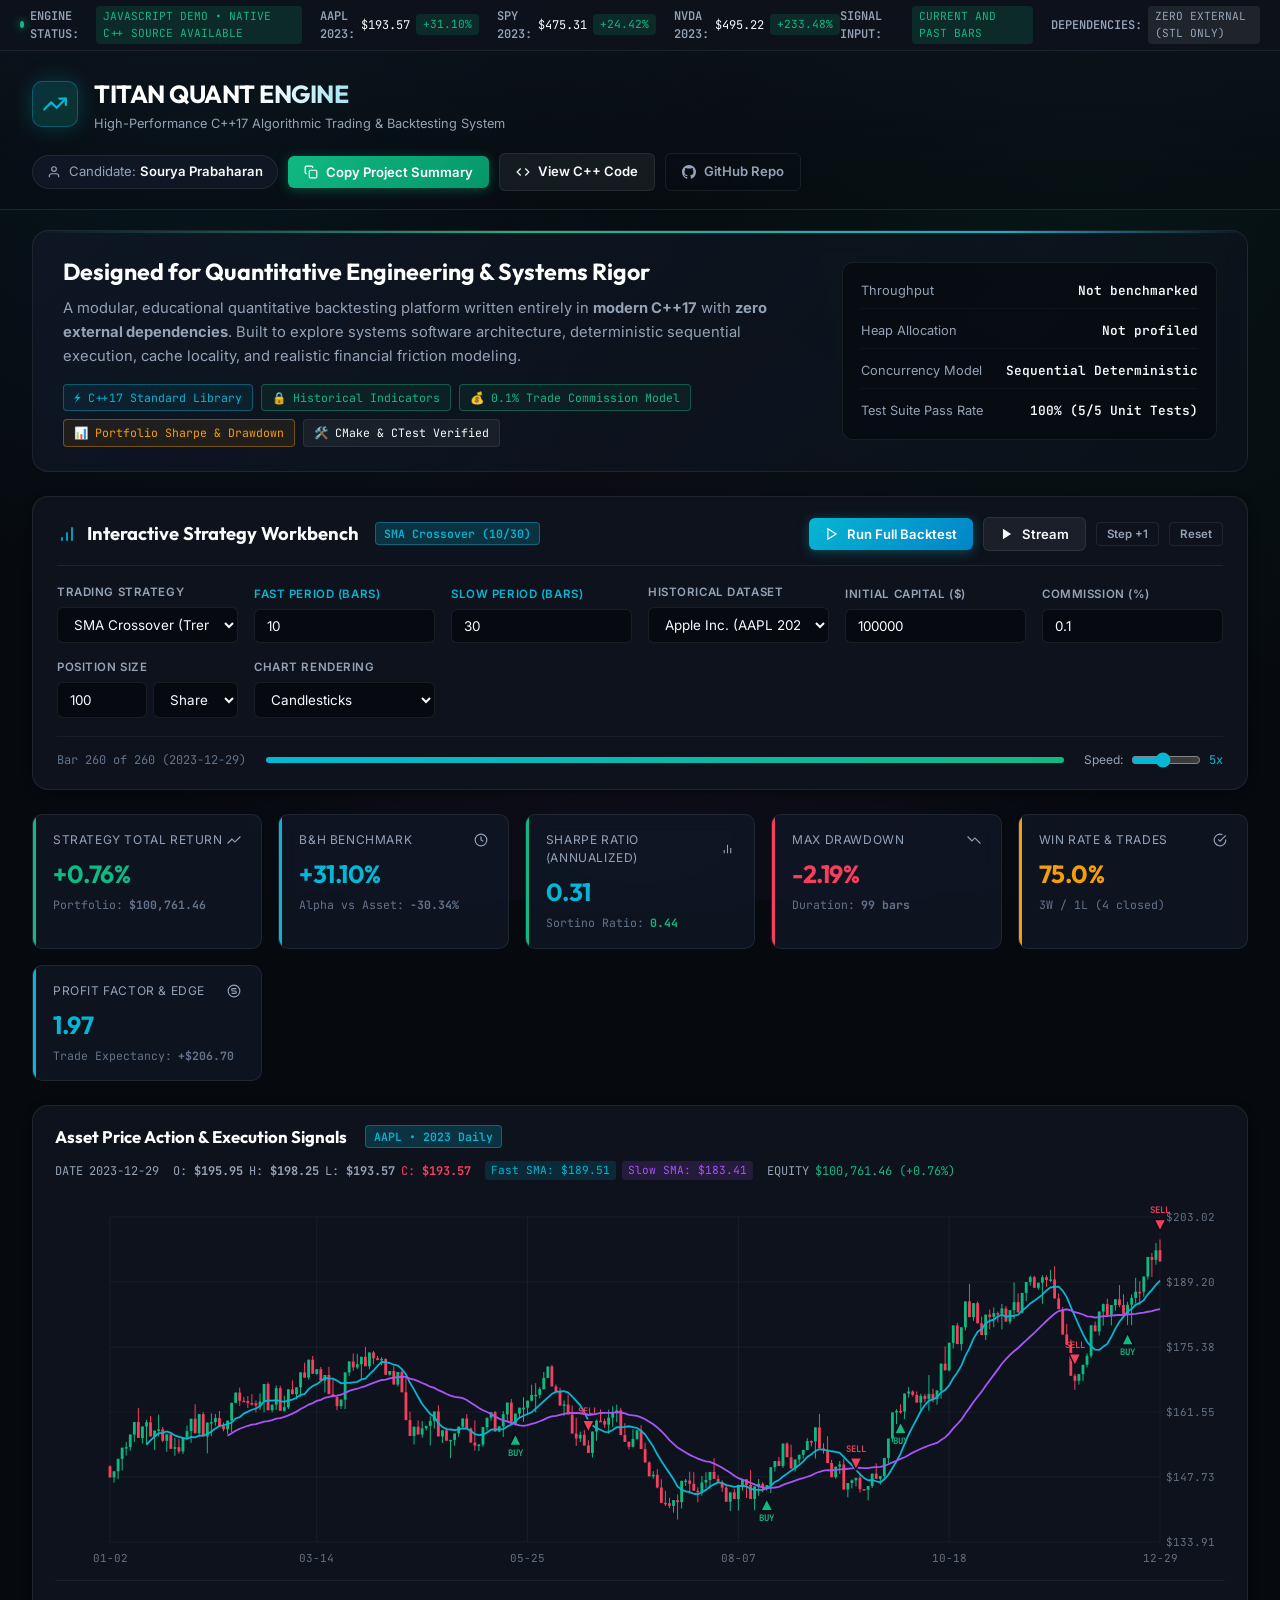
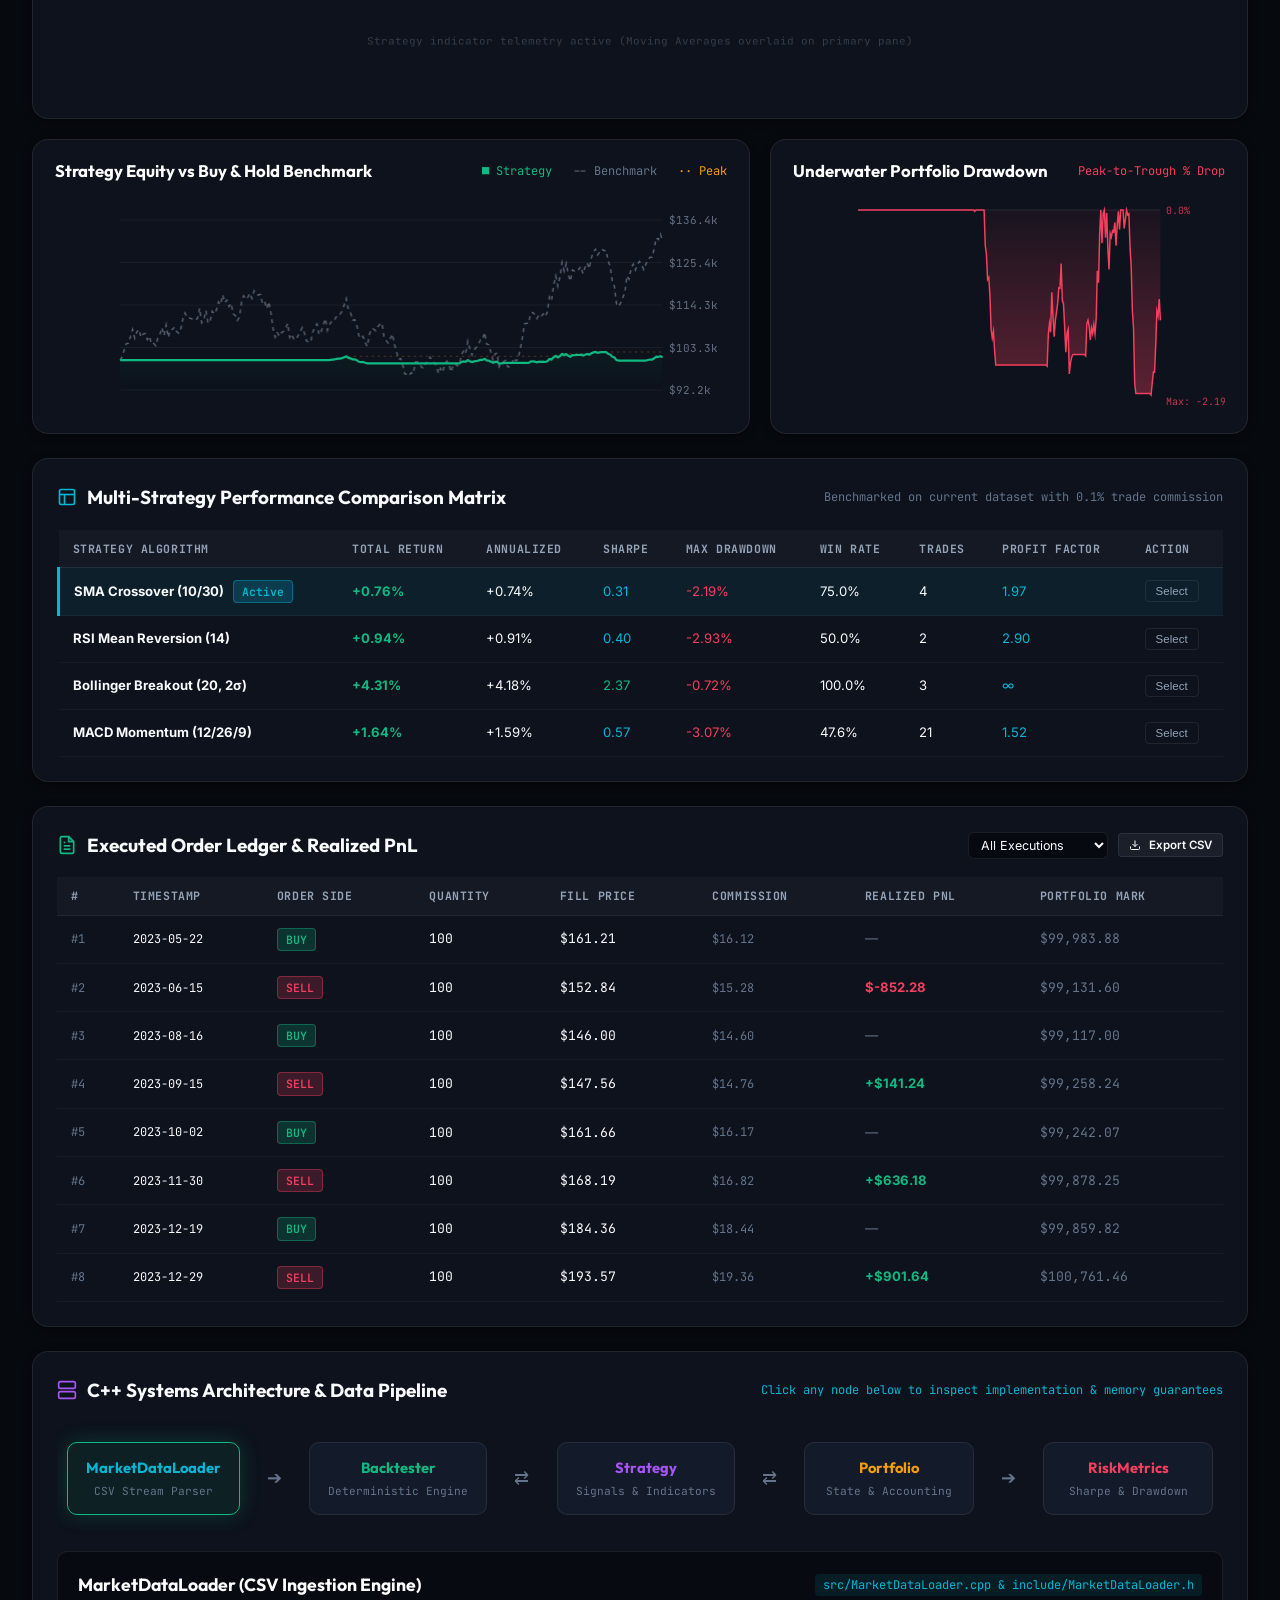
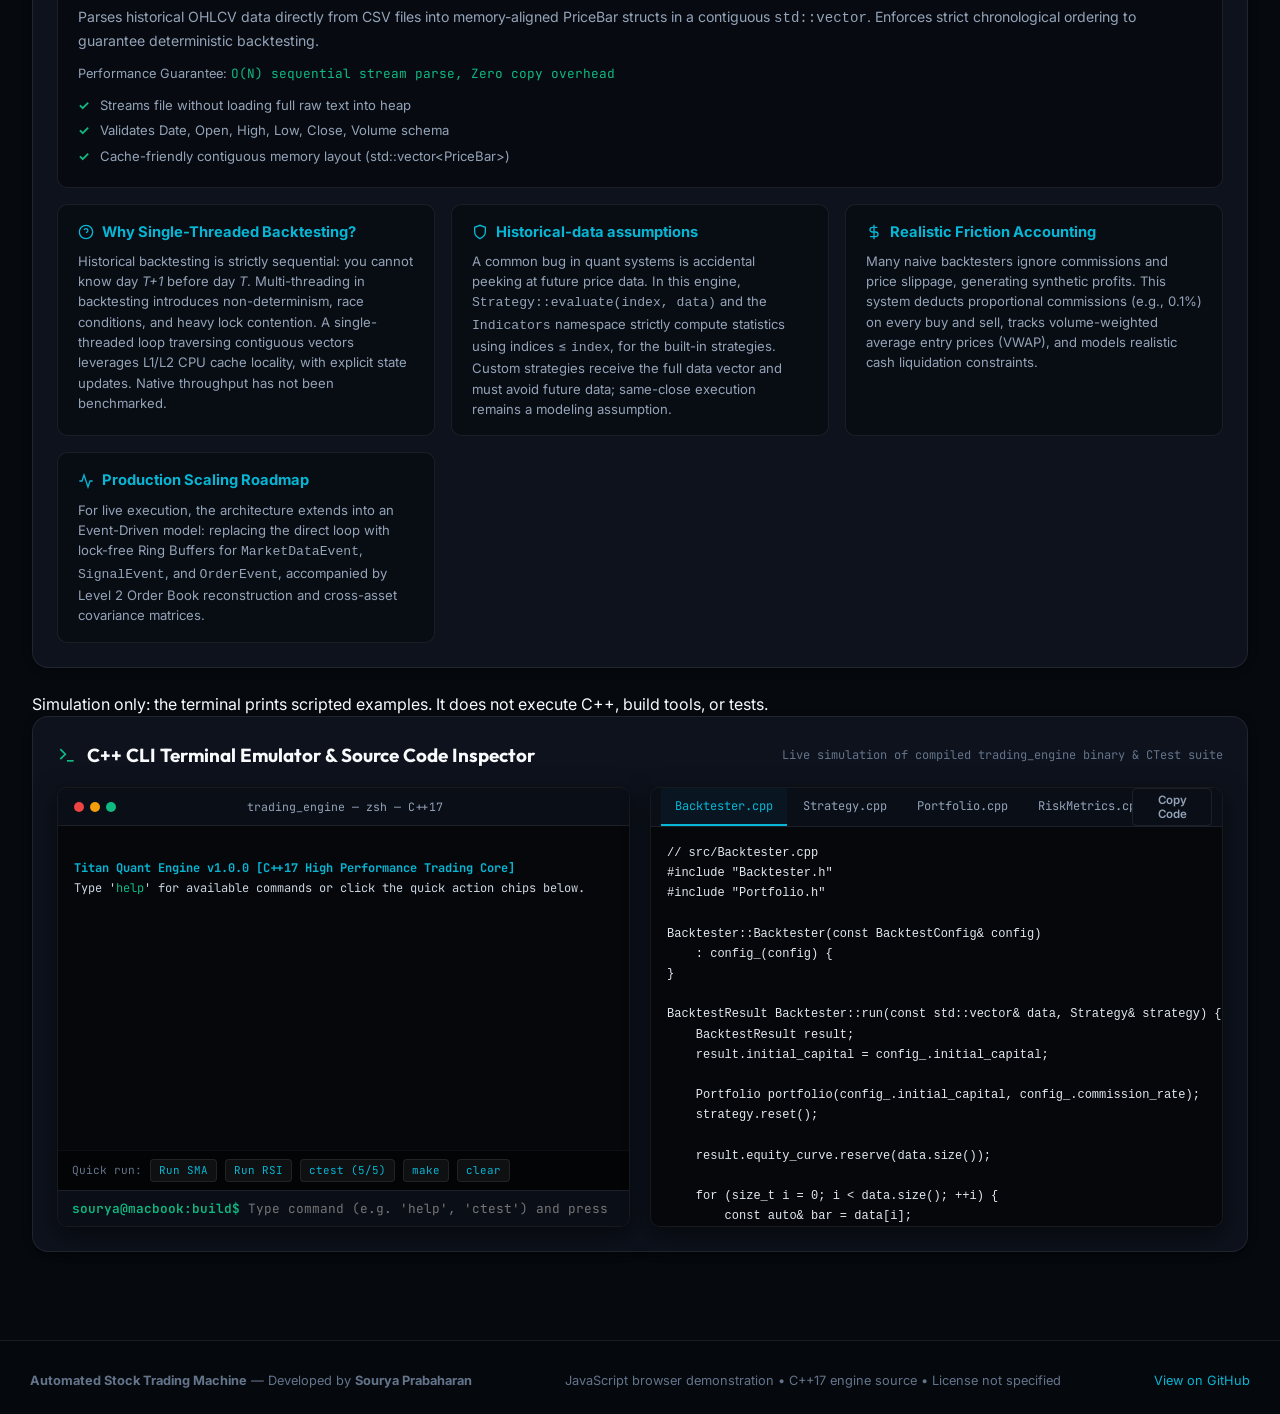
<file: index.html>
<!DOCTYPE html>
<html lang="en">
<head>
  <meta charset="UTF-8">
  <meta http-equiv="refresh" content="0; url=demo/index.html">
  <title>Redirecting to Titan Quant Demo...</title>
  <script>window.location.href = "demo/index.html";</script>
</head>
<body style="background: #06090e; color: #94a3b8; font-family: sans-serif; display: flex; align-items: center; justify-content: center; height: 100vh;">
  <p>Redirecting to <a href="demo/index.html" style="color: #06b6d4;">Titan Quant Engine Demo</a>...</p>
</body>
</html>
</file>
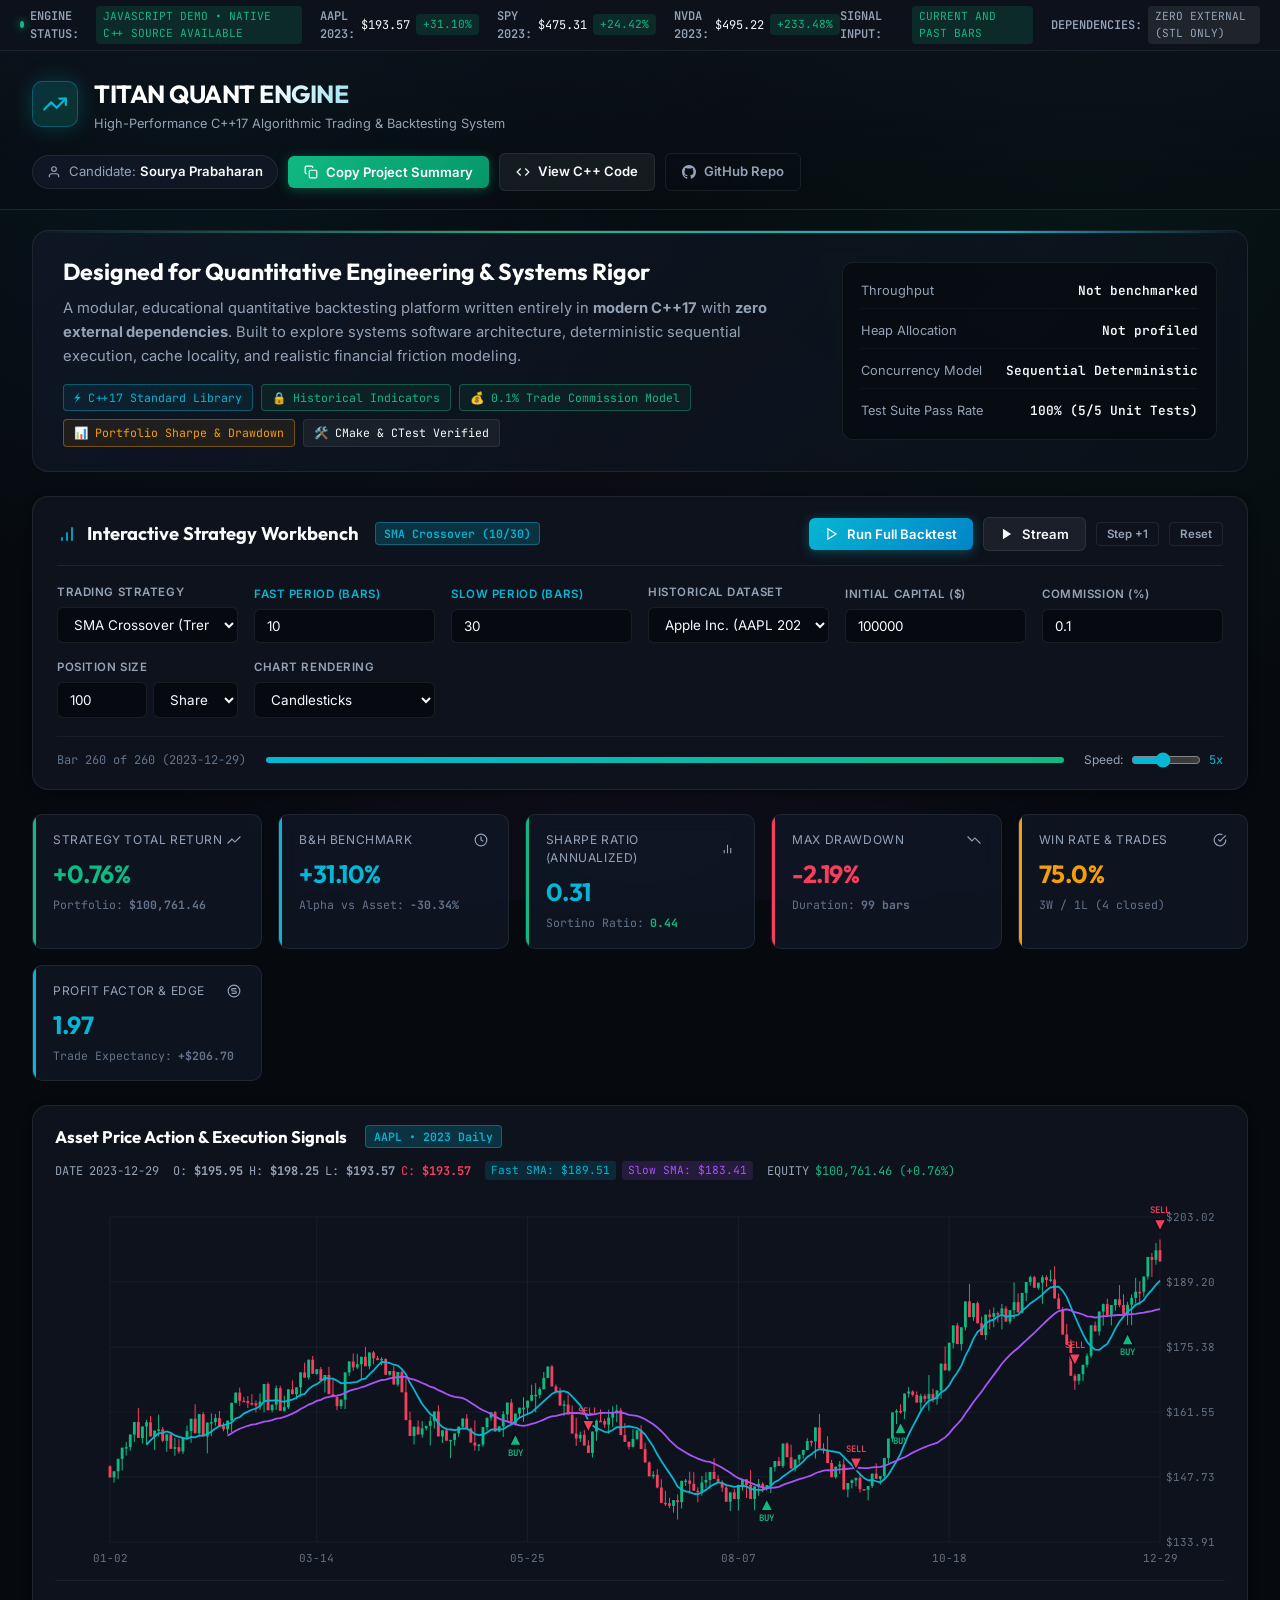
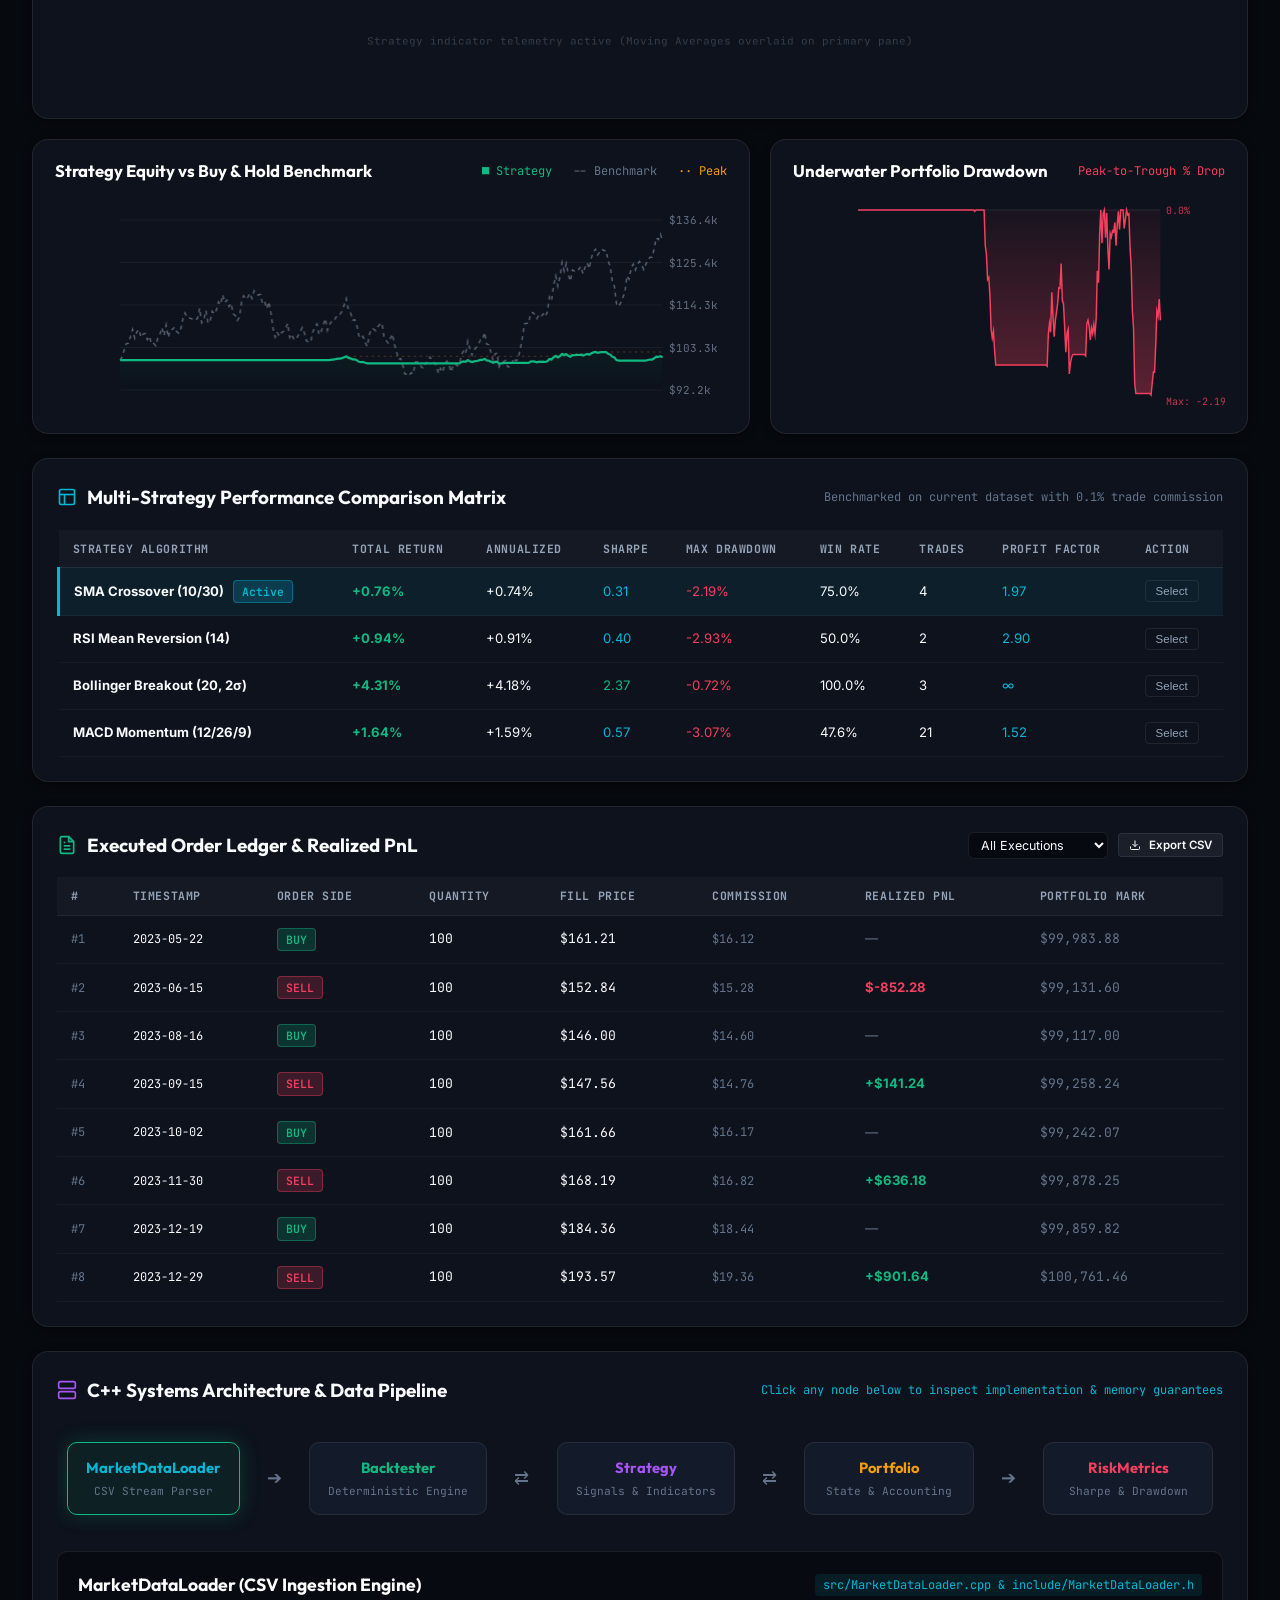
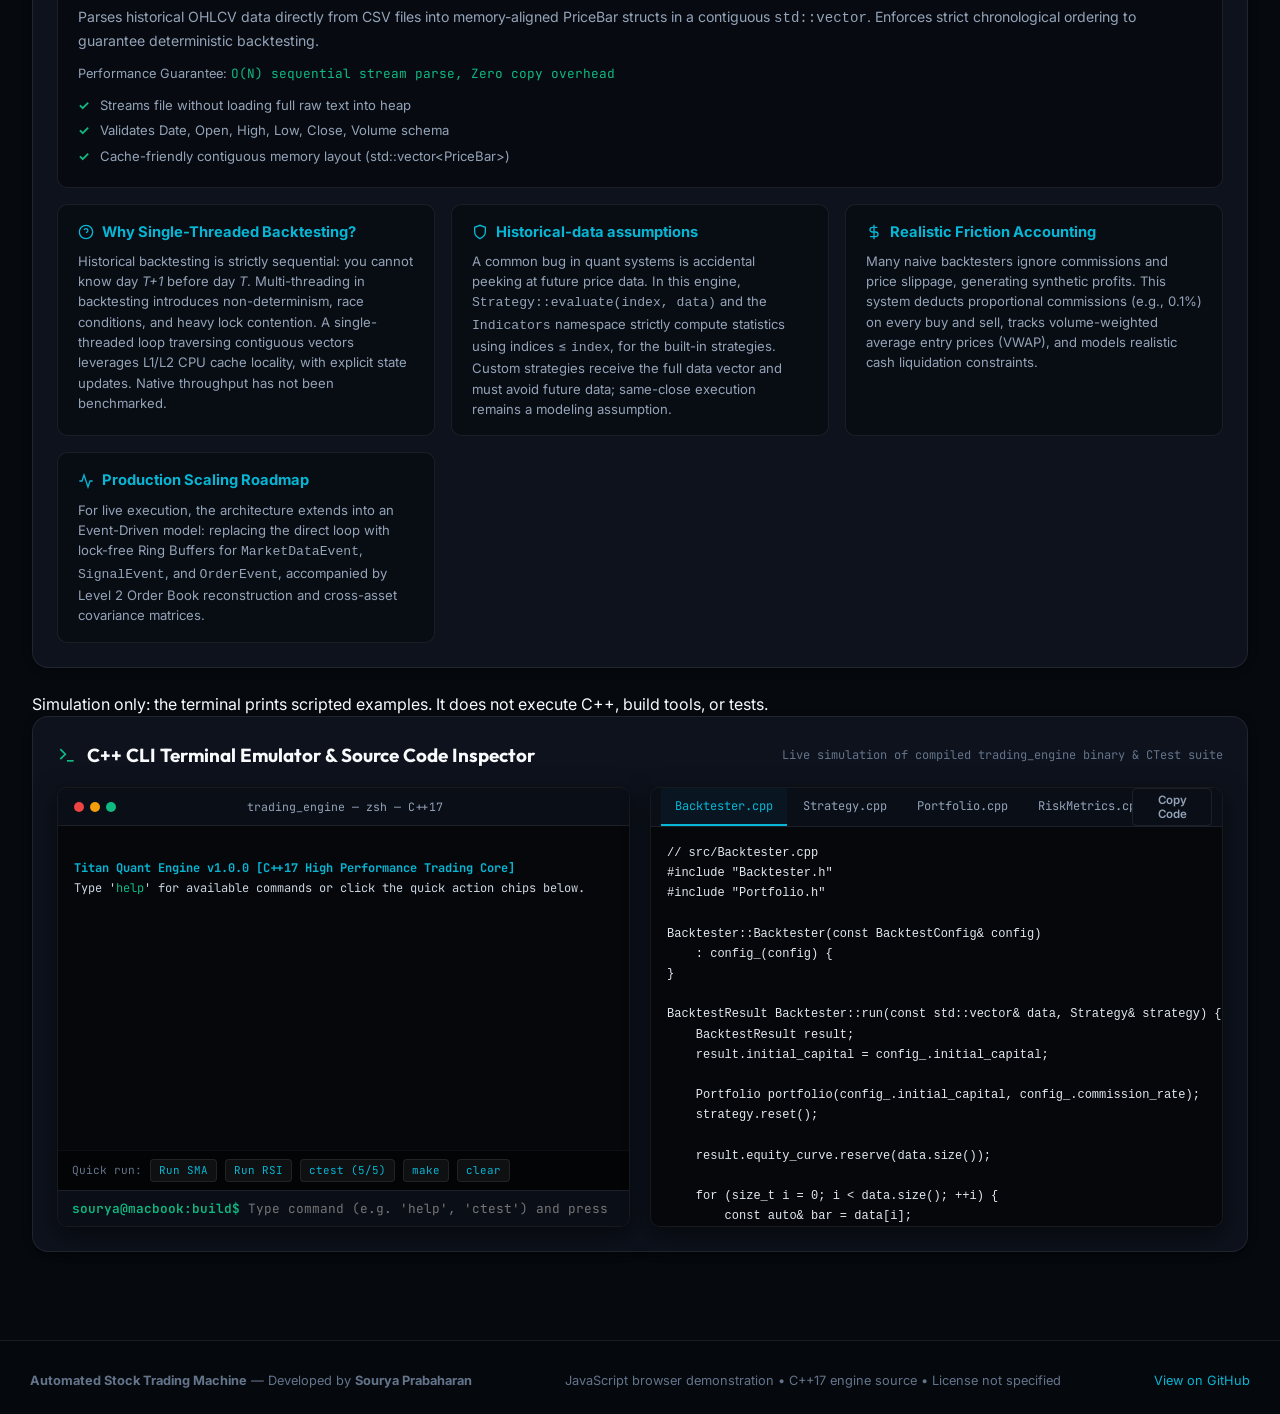
<file: demo/index.html>
<!DOCTYPE html>
<html lang="en">
<head>
  <meta charset="UTF-8">
  <meta name="viewport" content="width=device-width, initial-scale=1.0">
  <title>C++ Algorithmic Trading Engine | Quantitative Backtester & Architecture Demo</title>
  <meta name="description" content="High-performance, deterministic backtesting engine for quantitative trading strategies, written from scratch in modern C++17 with zero external dependencies.">
  <link rel="stylesheet" href="css/styles.css">
  <link rel="icon" href="data:image/svg+xml,<svg xmlns='http://www.w3.org/2000/svg' viewBox='0 0 100 100'><rect width='100' height='100' rx='20' fill='%2306090e'/><path d='M25 75 L45 35 L60 55 L80 20' fill='none' stroke='%2310b981' stroke-width='8' stroke-linecap='round'/></svg>">
</head>
<body>

  <!-- Live Market Ticker Tape -->
  <div class="ticker-tape" id="ticker-tape">
    <div class="ticker-left">
      <div class="ticker-item">
        <span class="pulse-dot"></span>
        <span class="ticker-symbol">ENGINE STATUS:</span>
        <span class="ticker-tag tag-success">JAVASCRIPT DEMO • NATIVE C++ SOURCE AVAILABLE</span>
      </div>
      <div class="ticker-item">
        <span class="ticker-symbol">AAPL 2023:</span>
        <span>$193.57</span>
        <span class="ticker-tag tag-success">+31.10%</span>
      </div>
      <div class="ticker-item">
        <span class="ticker-symbol">SPY 2023:</span>
        <span>$475.31</span>
        <span class="ticker-tag tag-success">+24.42%</span>
      </div>
      <div class="ticker-item">
        <span class="ticker-symbol">NVDA 2023:</span>
        <span>$495.22</span>
        <span class="ticker-tag tag-success">+233.48%</span>
      </div>
    </div>
    <div class="ticker-right">
      <div class="ticker-item">
        <span class="ticker-symbol">SIGNAL INPUT:</span>
        <span class="ticker-tag tag-success">CURRENT AND PAST BARS</span>
      </div>
      <div class="ticker-item">
        <span class="ticker-symbol">DEPENDENCIES:</span>
        <span class="ticker-tag tag-neutral">ZERO EXTERNAL (STL ONLY)</span>
      </div>
    </div>
  </div>

  <!-- Site Header -->
  <header class="site-header">
    <div class="header-inner">
      <div class="brand-section">
        <div class="brand-logo-glow">
          <svg width="26" height="26" viewBox="0 0 24 24" fill="none" stroke="currentColor" stroke-width="2" stroke-linecap="round" stroke-linejoin="round" class="text-cyan">
            <polyline points="22 7 13.5 15.5 8.5 10.5 2 17"></polyline>
            <polyline points="16 7 22 7 22 13"></polyline>
          </svg>
        </div>
        <div class="brand-text">
          <h1>TITAN QUANT ENGINE</h1>
          <div class="brand-subtitle">
            <span>High-Performance C++17 Algorithmic Trading &amp; Backtesting System</span>
          </div>
        </div>
      </div>

      <div class="recruiter-action-bar">
        <div class="candidate-pill">
          <svg width="14" height="14" viewBox="0 0 24 24" fill="none" stroke="currentColor" stroke-width="2"><path d="M20 21v-2a4 4 0 0 0-4-4H8a4 4 0 0 0-4 4v2"></path><circle cx="12" cy="7" r="4"></circle></svg>
          <span>Candidate: <strong>Sourya Prabaharan</strong></span>
        </div>

        <button class="btn btn-primary" id="btn-copy-recruiter" title="Copy project scope and source link">
          <svg width="14" height="14" viewBox="0 0 24 24" fill="none" stroke="currentColor" stroke-width="2"><rect x="9" y="9" width="13" height="13" rx="2" ry="2"></rect><path d="M5 15H4a2 2 0 0 1-2-2V4a2 2 0 0 1 2-2h9a2 2 0 0 1 2 2v1"></path></svg>
          Copy Project Summary
        </button>

        <a href="#section-code" class="btn btn-secondary">
          <svg width="14" height="14" viewBox="0 0 24 24" fill="none" stroke="currentColor" stroke-width="2"><polyline points="16 18 22 12 16 6"></polyline><polyline points="8 6 2 12 8 18"></polyline></svg>
          View C++ Code
        </a>

        <a href="https://github.com/Sourya-Prabaharan/Automated-Stock-Trading-Machine" target="_blank" rel="noopener noreferrer" class="btn btn-outline">
          <svg width="14" height="14" viewBox="0 0 24 24" fill="currentColor"><path d="M12 0c-6.626 0-12 5.373-12 12 0 5.302 3.438 9.8 8.207 11.387.599.111.793-.261.793-.577v-2.234c-3.338.726-4.033-1.416-4.033-1.416-.546-1.387-1.333-1.756-1.333-1.756-1.089-.745.083-.729.083-.729 1.205.084 1.839 1.237 1.839 1.237 1.07 1.834 2.807 1.304 3.492.997.107-.775.418-1.305.762-1.604-2.665-.305-5.467-1.334-5.467-5.931 0-1.311.469-2.381 1.236-3.221-.124-.303-.535-1.524.117-3.176 0 0 1.008-.322 3.301 1.23.957-.266 1.983-.399 3.003-.404 1.02.005 2.047.138 3.006.404 2.291-1.552 3.297-1.23 3.297-1.23.653 1.653.242 2.874.118 3.176.77.84 1.235 1.911 1.235 3.221 0 4.609-2.807 5.624-5.479 5.921.43.372.823 1.102.823 2.222v3.293c0 .319.192.694.801.576 4.765-1.589 8.199-6.086 8.199-11.386 0-6.627-5.373-12-12-12z"/></svg>
          GitHub Repo
        </a>
      </div>
    </div>
  </header>

  <!-- Executive Pitch / Recruiter Spotlight -->
  <section class="hero-executive">
    <div class="hero-glass-card">
      <div class="hero-left">
        <h2>Designed for Quantitative Engineering &amp; Systems Rigor</h2>
        <p>
          A modular, educational quantitative backtesting platform written entirely in <strong>modern C++17</strong> with <strong>zero external dependencies</strong>. Built to explore systems software architecture, deterministic sequential execution, cache locality, and realistic financial friction modeling.
        </p>
        <div class="hero-tech-badges">
          <span class="tech-badge cyan">⚡ C++17 Standard Library</span>
          <span class="tech-badge emerald">🔒 Historical Indicators</span>
          <span class="tech-badge emerald">💰 0.1% Trade Commission Model</span>
          <span class="tech-badge amber">📊 Portfolio Sharpe &amp; Drawdown</span>
          <span class="tech-badge">🛠️ CMake &amp; CTest Verified</span>
        </div>
      </div>

      <div class="hero-right">
        <div class="hero-stat-row">
          <span class="stat-label">Throughput</span>
          <span class="stat-val text-emerald">Not benchmarked</span>
        </div>
        <div class="hero-stat-row">
          <span class="stat-label">Heap Allocation</span>
          <span class="stat-val text-cyan">Not profiled</span>
        </div>
        <div class="hero-stat-row">
          <span class="stat-label">Concurrency Model</span>
          <span class="stat-val">Sequential Deterministic</span>
        </div>
        <div class="hero-stat-row">
          <span class="stat-label">Test Suite Pass Rate</span>
          <span class="stat-val text-emerald">100% (5/5 Unit Tests)</span>
        </div>
      </div>
    </div>
  </section>

  <!-- Main Container -->
  <main class="main-container">

    <!-- Interactive Control Workbench -->
    <section class="workbench-panel" id="workbench">
      <div class="workbench-header">
        <div class="workbench-title">
          <svg width="20" height="20" viewBox="0 0 24 24" fill="none" stroke="currentColor" stroke-width="2" class="text-cyan"><path d="M12 20V10"></path><path d="M18 20V4"></path><path d="M6 20v-4"></path></svg>
          <span>Interactive Strategy Workbench</span>
          <span class="badge badge-active" id="active-strategy-name">SMA Crossover (10/30)</span>
        </div>
        <div class="action-buttons-group">
          <button class="btn btn-cyan" id="btn-run-backtest">
            <svg width="14" height="14" viewBox="0 0 24 24" fill="none" stroke="currentColor" stroke-width="2"><polygon points="5 3 19 12 5 21 5 3"></polygon></svg>
            Run Full Backtest
          </button>
          <button class="btn btn-secondary" id="btn-play-stream" title="Watch price bars and trade signals stream in bar-by-bar">
            <svg width="14" height="14" viewBox="0 0 24 24" fill="currentColor"><polygon points="5 3 19 12 5 21 5 3"></polygon></svg>
            Stream Live Simulation
          </button>
          <button class="btn btn-outline btn-xs" id="btn-step-bar" title="Advance by 1 bar">Step +1</button>
          <button class="btn btn-outline btn-xs" id="btn-reset" title="Reset playback to beginning">Reset</button>
        </div>
      </div>

      <!-- Controls Form Grid -->
      <div class="workbench-form-grid">
        <div class="form-group">
          <label for="strategy-select">Trading Strategy</label>
          <select id="strategy-select" class="select-field">
            <option value="sma" selected>SMA Crossover (Trend Following)</option>
            <option value="rsi">RSI Mean Reversion (Oscillator)</option>
            <option value="bollinger">Bollinger Bands (Mean Reversion)</option>
            <option value="macd">MACD Momentum (Trend Filter)</option>
          </select>
        </div>

        <!-- Strategy Dynamic Parameters -->
        <div id="strategy-params-container" class="strategy-params-grid">
          <!-- Injected via JavaScript -->
        </div>

        <div class="form-group">
          <label for="dataset-select">Historical Dataset</label>
          <select id="dataset-select" class="select-field">
            <option value="AAPL" selected>Apple Inc. (AAPL 2023 - 260 Bars)</option>
            <option value="SPY">S&amp;P 500 ETF (SPY 2023 - Benchmark)</option>
            <option value="NVDA">NVIDIA Corp. (NVDA 2023 - Momentum)</option>
            <option value="custom">+ Upload Custom CSV...</option>
          </select>
          <input type="file" id="custom-file-input" accept=".csv" style="display: none;">
        </div>

        <div class="form-group">
          <label for="initial-capital">Initial Capital ($)</label>
          <input type="number" id="initial-capital" value="100000" step="5000" min="1000" class="input-field">
        </div>

        <div class="form-group">
          <label for="commission-rate">Commission (%)</label>
          <input type="number" id="commission-rate" value="0.1" step="0.05" min="0" max="2" class="input-field">
        </div>

        <div class="form-group">
          <label for="position-size">Position Size</label>
          <div style="display: flex; gap: 6px;">
            <input type="number" id="position-size" value="100" min="1" class="input-field" style="flex: 1;">
            <select id="position-type" class="select-field" style="width: 85px;">
              <option value="fixed">Shares</option>
              <option value="percent">% Cap</option>
            </select>
          </div>
        </div>

        <div class="form-group">
          <label for="chart-mode-select">Chart Rendering</label>
          <select id="chart-mode-select" class="select-field">
            <option value="candlestick" selected>Candlesticks</option>
            <option value="line">Gradient Line</option>
          </select>
        </div>
      </div>

      <!-- Playback Bar -->
      <div class="playback-bar-container">
        <div class="playback-controls-left">
          <span class="font-mono text-xs text-slate" id="playback-count">Bar 260 of 260 (2023-12-29)</span>
        </div>
        <div class="playback-progress-wrap">
          <div class="playback-progress-bar" id="playback-progress"></div>
        </div>
        <div class="playback-speed-wrap">
          <span>Speed:</span>
          <input type="range" id="playback-speed" min="1" max="10" value="5">
          <span id="speed-display" class="font-mono text-cyan">5x</span>
        </div>
      </div>
    </section>

    <!-- Institutional Metrics Dashboard Cards -->
    <section class="metrics-grid">
      <div class="metric-card card-emerald">
        <div class="metric-title">
          <span>Strategy Total Return</span>
          <svg width="14" height="14" viewBox="0 0 24 24" fill="none" stroke="currentColor" stroke-width="2"><polyline points="23 6 13.5 15.5 8.5 10.5 1 18"></polyline></svg>
        </div>
        <div class="metric-value text-emerald" id="metric-total-return">+0.76%</div>
        <div class="metric-sub">
          <span>Portfolio:</span>
          <strong id="metric-total-return-val">$100,761.46</strong>
        </div>
      </div>

      <div class="metric-card card-cyan">
        <div class="metric-title">
          <span>B&amp;H Benchmark</span>
          <svg width="14" height="14" viewBox="0 0 24 24" fill="none" stroke="currentColor" stroke-width="2"><circle cx="12" cy="12" r="10"></circle><polyline points="12 6 12 12 16 14"></polyline></svg>
        </div>
        <div class="metric-value text-cyan" id="metric-benchmark">+31.10%</div>
        <div class="metric-sub">
          <span>Alpha vs Asset:</span>
          <strong id="metric-alpha">-30.34%</strong>
        </div>
      </div>

      <div class="metric-card card-emerald">
        <div class="metric-title">
          <span>Sharpe Ratio (Annualized)</span>
          <svg width="14" height="14" viewBox="0 0 24 24" fill="none" stroke="currentColor" stroke-width="2"><line x1="18" y1="20" x2="18" y2="10"></line><line x1="12" y1="20" x2="12" y2="4"></line><line x1="6" y1="20" x2="6" y2="14"></line></svg>
        </div>
        <div class="metric-value text-emerald" id="metric-sharpe">0.31</div>
        <div class="metric-sub">
          <span>Sortino Ratio:</span>
          <strong id="metric-sortino" class="text-emerald">0.42</strong>
        </div>
      </div>

      <div class="metric-card card-rose">
        <div class="metric-title">
          <span>Max Drawdown</span>
          <svg width="14" height="14" viewBox="0 0 24 24" fill="none" stroke="currentColor" stroke-width="2"><polyline points="23 18 13.5 8.5 8.5 13.5 1 6"></polyline></svg>
        </div>
        <div class="metric-value text-rose" id="metric-max-dd">-2.19%</div>
        <div class="metric-sub">
          <span>Duration:</span>
          <strong id="metric-dd-duration">99 bars</strong>
        </div>
      </div>

      <div class="metric-card card-amber">
        <div class="metric-title">
          <span>Win Rate &amp; Trades</span>
          <svg width="14" height="14" viewBox="0 0 24 24" fill="none" stroke="currentColor" stroke-width="2"><path d="M22 11.08V12a10 10 0 1 1-5.93-9.14"></path><polyline points="22 4 12 14.01 9 11.01"></polyline></svg>
        </div>
        <div class="metric-value text-amber" id="metric-win-rate">75.0%</div>
        <div class="metric-sub" id="metric-trades-summary">3W / 1L (4 closed)</div>
      </div>

      <div class="metric-card card-cyan">
        <div class="metric-title">
          <span>Profit Factor &amp; Edge</span>
          <svg width="14" height="14" viewBox="0 0 24 24" fill="none" stroke="currentColor" stroke-width="2"><circle cx="12" cy="12" r="10"></circle><path d="M16 8h-6a2 2 0 1 0 0 4h4a2 2 0 1 1 0 4H8"></path></svg>
        </div>
        <div class="metric-value text-cyan" id="metric-profit-factor">1.97</div>
        <div class="metric-sub">
          <span>Trade Expectancy:</span>
          <strong id="metric-expectancy" class="text-emerald">+$207.25</strong>
        </div>
      </div>
    </section>

    <!-- Canvas Financial Charts -->
    <div class="charts-grid">
      <!-- Primary Price & Signals Chart -->
      <div class="chart-card">
        <div class="chart-header">
          <div class="chart-title-area">
            <h3 class="chart-title">Asset Price Action &amp; Execution Signals</h3>
            <span class="badge badge-active font-mono" id="chart-asset-badge">AAPL • 2023 Daily</span>
          </div>
          <div class="chart-hud" id="chart-hud">
            <!-- Dynamically populated HUD on crosshair hover -->
          </div>
        </div>
        <div class="canvas-wrapper">
          <canvas id="price-chart" class="price-canvas"></canvas>
          <canvas id="osc-chart" class="osc-canvas"></canvas>
        </div>
      </div>

      <!-- Dual Charts: Equity Curve & Underwater Drawdown -->
      <div class="dual-charts-grid">
        <div class="chart-card">
          <div class="chart-header">
            <h3 class="chart-title">Strategy Equity vs Buy &amp; Hold Benchmark</h3>
            <div class="font-mono text-xs text-slate">
              <span class="text-emerald">■ Strategy</span> &nbsp;
              <span class="text-slate">-- Benchmark</span> &nbsp;
              <span class="text-amber">·· Peak</span>
            </div>
          </div>
          <canvas id="equity-chart" class="equity-canvas"></canvas>
        </div>

        <div class="chart-card">
          <div class="chart-header">
            <h3 class="chart-title">Underwater Portfolio Drawdown</h3>
            <div class="font-mono text-xs text-rose">Peak-to-Trough % Drop</div>
          </div>
          <canvas id="drawdown-chart" class="drawdown-canvas"></canvas>
        </div>
      </div>
    </div>

    <!-- Strategy Performance Comparison Matrix -->
    <section class="section-card">
      <div class="section-header">
        <div class="section-title">
          <svg width="20" height="20" viewBox="0 0 24 24" fill="none" stroke="currentColor" stroke-width="2" class="text-cyan"><rect x="3" y="3" width="18" height="18" rx="2" ry="2"></rect><line x1="3" y1="9" x2="21" y2="9"></line><line x1="9" y1="21" x2="9" y2="9"></line></svg>
          <span>Multi-Strategy Performance Comparison Matrix</span>
        </div>
        <span class="font-mono text-xs text-slate">Benchmarked on current dataset with 0.1% trade commission</span>
      </div>

      <div class="table-responsive">
        <table class="quant-table">
          <thead>
            <tr>
              <th>Strategy Algorithm</th>
              <th>Total Return</th>
              <th>Annualized</th>
              <th>Sharpe</th>
              <th>Max Drawdown</th>
              <th>Win Rate</th>
              <th>Trades</th>
              <th>Profit Factor</th>
              <th>Action</th>
            </tr>
          </thead>
          <tbody id="matrix-table-body">
            <!-- Dynamically populated -->
          </tbody>
        </table>
      </div>
    </section>

    <!-- Executed Trade Ledger Log -->
    <section class="section-card">
      <div class="section-header">
        <div class="section-title">
          <svg width="20" height="20" viewBox="0 0 24 24" fill="none" stroke="currentColor" stroke-width="2" class="text-emerald"><path d="M14 2H6a2 2 0 0 0-2 2v16a2 2 0 0 0 2 2h12a2 2 0 0 0 2-2V8z"></path><polyline points="14 2 14 8 20 8"></polyline><line x1="16" y1="13" x2="8" y2="13"></line><line x1="16" y1="17" x2="8" y2="17"></line><polyline points="10 9 9 9 8 9"></polyline></svg>
          <span>Executed Order Ledger &amp; Realized PnL</span>
        </div>
        <div style="display: flex; gap: 10px; align-items: center;">
          <select id="trade-filter" class="select-field" style="width: 140px; padding: 4px 8px; font-size: 0.78rem;">
            <option value="all">All Executions</option>
            <option value="wins">Winning Trades</option>
            <option value="losses">Losing Trades</option>
          </select>
          <button class="btn btn-secondary btn-xs" id="btn-export-csv">
            <svg width="12" height="12" viewBox="0 0 24 24" fill="none" stroke="currentColor" stroke-width="2"><path d="M21 15v4a2 2 0 0 1-2 2H5a2 2 0 0 1-2-2v-4"></path><polyline points="7 10 12 15 17 10"></polyline><line x1="12" y1="15" x2="12" y2="3"></line></svg>
            Export CSV
          </button>
        </div>
      </div>

      <div class="table-responsive">
        <table class="quant-table">
          <thead>
            <tr>
              <th>#</th>
              <th>Timestamp</th>
              <th>Order Side</th>
              <th>Quantity</th>
              <th>Fill Price</th>
              <th>Commission</th>
              <th>Realized PnL</th>
              <th>Portfolio Mark</th>
            </tr>
          </thead>
          <tbody id="trade-table-body">
            <!-- Populated via JavaScript -->
          </tbody>
        </table>
      </div>
    </section>

    <!-- Architecture & Systems Engineering Deep-Dive -->
    <section class="section-card" id="section-architecture">
      <div class="section-header">
        <div class="section-title">
          <svg width="20" height="20" viewBox="0 0 24 24" fill="none" stroke="currentColor" stroke-width="2" class="text-purple"><rect x="2" y="2" width="20" height="8" rx="2" ry="2"></rect><rect x="2" y="14" width="20" height="8" rx="2" ry="2"></rect><line x1="6" y1="6" x2="6.01" y2="6"></line><line x1="6" y1="18" x2="6.01" y2="18"></line></svg>
          <span>C++ Systems Architecture &amp; Data Pipeline</span>
        </div>
        <span class="font-mono text-xs text-cyan">Click any node below to inspect implementation &amp; memory guarantees</span>
      </div>

      <!-- Interactive Architecture Flow Diagram -->
      <div class="arch-diagram-wrap">
        <div class="arch-node node-selected" data-component="MarketDataLoader">
          <div class="arch-node-title text-cyan">MarketDataLoader</div>
          <div class="arch-node-lang">CSV Stream Parser</div>
        </div>

        <div class="arch-arrow">➔</div>

        <div class="arch-node" data-component="Backtester">
          <div class="arch-node-title text-emerald">Backtester</div>
          <div class="arch-node-lang">Deterministic Engine</div>
        </div>

        <div class="arch-arrow">⇄</div>

        <div class="arch-node" data-component="Strategy">
          <div class="arch-node-title text-purple">Strategy</div>
          <div class="arch-node-lang">Signals &amp; Indicators</div>
        </div>

        <div class="arch-arrow">⇄</div>

        <div class="arch-node" data-component="Portfolio">
          <div class="arch-node-title text-amber">Portfolio</div>
          <div class="arch-node-lang">State &amp; Accounting</div>
        </div>

        <div class="arch-arrow">➔</div>

        <div class="arch-node" data-component="RiskMetrics">
          <div class="arch-node-title text-rose">RiskMetrics</div>
          <div class="arch-node-lang">Sharpe &amp; Drawdown</div>
        </div>
      </div>

      <!-- Component Details Box -->
      <div class="arch-inspector-box" id="arch-inspector-details">
        <div class="arch-card-header">
          <h4>MarketDataLoader (CSV Ingestion Engine)</h4>
          <span class="arch-file-tag">src/MarketDataLoader.cpp &amp; include/MarketDataLoader.h</span>
        </div>
        <p class="arch-desc">
          Parses historical OHLCV data directly from CSV files into memory-aligned PriceBar structs in a contiguous <code>std::vector</code>. Enforces strict chronological ordering to guarantee deterministic backtesting.
        </p>
        <div class="arch-complexity"><span class="label">Performance Guarantee:</span> <code>O(N) sequential stream parse, Zero copy overhead</code></div>
        <ul class="arch-features">
          <li><span class="bullet">✓</span> Streams file without loading full raw text into heap</li>
          <li><span class="bullet">✓</span> Validates Date, Open, High, Low, Close, Volume schema</li>
          <li><span class="bullet">✓</span> Cache-friendly contiguous memory layout (std::vector&lt;PriceBar&gt;)</li>
        </ul>
      </div>

      <!-- Technical Interview Q&A Cards -->
      <div class="interview-grid">
        <div class="qa-card">
          <h4>
            <svg width="16" height="16" viewBox="0 0 24 24" fill="none" stroke="currentColor" stroke-width="2"><circle cx="12" cy="12" r="10"></circle><path d="M9.09 9a3 3 0 0 1 5.83 1c0 2-3 3-3 3"></path><line x1="12" y1="17" x2="12.01" y2="17"></line></svg>
            Why Single-Threaded Backtesting?
          </h4>
          <p>
            Historical backtesting is strictly sequential: you cannot know day <em>T+1</em> before day <em>T</em>. Multi-threading in backtesting introduces non-determinism, race conditions, and heavy lock contention. A single-threaded loop traversing contiguous vectors leverages L1/L2 CPU cache locality, with explicit state updates. Native throughput has not been benchmarked.
          </p>
        </div>

        <div class="qa-card">
          <h4>
            <svg width="16" height="16" viewBox="0 0 24 24" fill="none" stroke="currentColor" stroke-width="2"><path d="M12 22s8-4 8-10V5l-8-3-8 3v7c0 6 8 10 8 10z"></path></svg>
            Historical-data assumptions
          </h4>
          <p>
            A common bug in quant systems is accidental peeking at future price data. In this engine, <code>Strategy::evaluate(index, data)</code> and the <code>Indicators</code> namespace strictly compute statistics using indices &le; <code>index</code>, for the built-in strategies. Custom strategies receive the full data vector and must avoid future data; same-close execution remains a modeling assumption.
          </p>
        </div>

        <div class="qa-card">
          <h4>
            <svg width="16" height="16" viewBox="0 0 24 24" fill="none" stroke="currentColor" stroke-width="2"><line x1="12" y1="1" x2="12" y2="23"></line><path d="M17 5H9.5a3.5 3.5 0 0 0 0 7h5a3.5 3.5 0 0 1 0 7H6"></path></svg>
            Realistic Friction Accounting
          </h4>
          <p>
            Many naive backtesters ignore commissions and price slippage, generating synthetic profits. This system deducts proportional commissions (e.g., 0.1%) on every buy and sell, tracks volume-weighted average entry prices (VWAP), and models realistic cash liquidation constraints.
          </p>
        </div>

        <div class="qa-card">
          <h4>
            <svg width="16" height="16" viewBox="0 0 24 24" fill="none" stroke="currentColor" stroke-width="2"><polyline points="22 12 18 12 15 21 9 3 6 12 2 12"></polyline></svg>
            Production Scaling Roadmap
          </h4>
          <p>
            For live execution, the architecture extends into an Event-Driven model: replacing the direct loop with lock-free Ring Buffers for <code>MarketDataEvent</code>, <code>SignalEvent</code>, and <code>OrderEvent</code>, accompanied by Level 2 Order Book reconstruction and cross-asset covariance matrices.
          </p>
        </div>
      </div>
    </section>

    <p>Simulation only: the terminal prints scripted examples. It does not execute C++, build tools, or tests.</p>
    <!-- Side-by-Side C++ Terminal Emulator & Code Viewer -->
    <section class="section-card" id="section-code">
      <div class="section-header">
        <div class="section-title">
          <svg width="20" height="20" viewBox="0 0 24 24" fill="none" stroke="currentColor" stroke-width="2" class="text-emerald"><polyline points="4 17 10 11 4 5"></polyline><line x1="12" y1="19" x2="20" y2="19"></line></svg>
          <span>C++ CLI Terminal Emulator &amp; Source Code Inspector</span>
        </div>
        <span class="font-mono text-xs text-slate">Live simulation of compiled trading_engine binary &amp; CTest suite</span>
      </div>

      <div class="terminal-code-grid">
        <!-- Interactive Terminal -->
        <div class="term-window">
          <div class="term-topbar">
            <div class="mac-dots">
              <div class="mac-dot dot-red"></div>
              <div class="mac-dot dot-yellow"></div>
              <div class="mac-dot dot-green"></div>
            </div>
            <div class="term-top-title">trading_engine — zsh — C++17</div>
            <div style="width: 40px;"></div>
          </div>
          <div class="term-output-area" id="terminal-output">
            <!-- Output stream injected here -->
          </div>
          <div class="term-chips-bar">
            <span class="term-chips-label">Quick run:</span>
            <span class="term-chip" data-cmd="./trading_engine data/sample_prices.csv --strategy sma">Run SMA</span>
            <span class="term-chip" data-cmd="./trading_engine data/sample_prices.csv --strategy rsi">Run RSI</span>
            <span class="term-chip" data-cmd="ctest --output-on-failure">ctest (5/5)</span>
            <span class="term-chip" data-cmd="make">make</span>
            <span class="term-chip" data-cmd="clear">clear</span>
          </div>
          <div class="term-input-bar">
            <span class="term-prompt">sourya@macbook:build$</span>
            <input type="text" id="term-cmd-input" class="term-input-field" placeholder="Type command (e.g. 'help', 'ctest') and press Enter...">
          </div>
        </div>

        <!-- C++ Source Code Viewer -->
        <div class="code-window">
          <div class="code-tabs-bar">
            <div class="code-tabs">
              <div class="code-tab active" data-file="Backtester.cpp">Backtester.cpp</div>
              <div class="code-tab" data-file="Strategy.cpp">Strategy.cpp</div>
              <div class="code-tab" data-file="Portfolio.cpp">Portfolio.cpp</div>
              <div class="code-tab" data-file="RiskMetrics.cpp">RiskMetrics.cpp</div>
            </div>
            <button class="btn btn-outline btn-xs" id="btn-copy-code">Copy Code</button>
          </div>
          <pre class="code-pre"><code id="code-display">// src/Backtester.cpp
#include "Backtester.h"
#include "Portfolio.h"

Backtester::Backtester(const BacktestConfig& config)
    : config_(config) {
}

BacktestResult Backtester::run(const std::vector<PriceBar>& data, Strategy& strategy) {
    BacktestResult result;
    result.initial_capital = config_.initial_capital;
    
    Portfolio portfolio(config_.initial_capital, config_.commission_rate);
    strategy.reset();
    
    result.equity_curve.reserve(data.size());
    
    for (size_t i = 0; i < data.size(); ++i) {
        const auto& bar = data[i];
        
        // 1. Evaluate strategy with strict historical window
        Signal signal = strategy.evaluate(static_cast<int>(i), data);
        
        // 2. Execute trades based on signal
        if (signal == Signal::BUY && portfolio.getPositionQuantity(config_.symbol) == 0) {
            double cost_per_share = bar.close * (1.0 + config_.commission_rate);
            int max_shares = static_cast<int>(portfolio.getCash() / cost_per_share);
            int qty = std::min(config_.position_size, max_shares);
            
            if (qty > 0) {
                portfolio.executeTrade(config_.symbol, OrderSide::BUY, qty, bar.close);
                
                TradeRecord trade;
                trade.date = bar.date;
                trade.symbol = config_.symbol;
                trade.side = OrderSide::BUY;
                trade.quantity = qty;
                trade.price = bar.close;
                trade.commission = qty * bar.close * config_.commission_rate;
                trade.realized_pnl = 0.0;
                result.trades.push_back(trade);
            }
        } else if (signal == Signal::SELL && portfolio.getPositionQuantity(config_.symbol) > 0) {
            int qty = portfolio.getPositionQuantity(config_.symbol);
            double realized_pnl = portfolio.executeTrade(config_.symbol, OrderSide::SELL, qty, bar.close);
            
            TradeRecord trade;
            trade.date = bar.date;
            trade.symbol = config_.symbol;
            trade.side = OrderSide::SELL;
            trade.quantity = qty;
            trade.price = bar.close;
            trade.commission = qty * bar.close * config_.commission_rate;
            trade.realized_pnl = realized_pnl;
            result.trades.push_back(trade);
        }
        
        // 3. Mark to market equity
        double current_value = portfolio.getTotalValue(config_.symbol, bar.close);
        result.equity_curve.push_back(current_value);
    }
    
    // Close open positions at final bar close
    if (portfolio.getPositionQuantity(config_.symbol) > 0) {
        int qty = portfolio.getPositionQuantity(config_.symbol);
        double final_price = data.back().close;
        double realized_pnl = portfolio.executeTrade(config_.symbol, OrderSide::SELL, qty, final_price);
        
        TradeRecord trade;
        trade.date = data.back().date;
        trade.symbol = config_.symbol;
        trade.side = OrderSide::SELL;
        trade.quantity = qty;
        trade.price = final_price;
        trade.commission = qty * final_price * config_.commission_rate;
        trade.realized_pnl = realized_pnl;
        result.trades.push_back(trade);
        
        result.equity_curve.back() = portfolio.getCash();
    }
    
    result.final_value = result.equity_curve.back();
    double benchmark_return_pct = 0.0;
    if (!data.empty() && data.front().close > 0.0) {
        benchmark_return_pct = ((data.back().close - data.front().close) / data.front().close) * 100.0;
    }
    
    result.metrics = RiskMetrics::calculate(result.initial_capital, result.equity_curve, result.trades, benchmark_return_pct);
    return result;
}</code></pre>
        </div>
      </div>
    </section>

  </main>

  <!-- Copy Project Summary Toast Notification -->
  <div class="toast" id="copy-toast">
    ✓ Project summary copied to clipboard!
  </div>

  <!-- Footer -->
  <footer class="site-footer">
    <div style="max-width: 1480px; margin: 0 auto; display: flex; justify-content: space-between; align-items: center; flex-wrap: wrap; gap: 14px;">
      <div>
        <strong>Automated Stock Trading Machine</strong> — Developed by <strong>Sourya Prabaharan</strong>
      </div>
      <div>
        JavaScript browser demonstration • C++17 engine source • License not specified
      </div>
      <div>
        <a href="https://github.com/Sourya-Prabaharan/Automated-Stock-Trading-Machine" target="_blank" rel="noopener noreferrer">View on GitHub</a>
      </div>
    </div>
  </footer>

  <!-- Application Scripts -->
  <script src="js/data.js"></script>
  <script src="js/engine.js"></script>
  <script src="js/charts.js"></script>
  <script src="js/terminal.js"></script>
  <script src="js/app.js"></script>
</body>
</html>
</file>
<file: demo/css/styles.css>
/* Titan Quant Engine - Modern FinTech Design System */
@import url('https://fonts.googleapis.com/css2?family=Inter:wght@300;400;500;600;700;800&family=JetBrains+Mono:wght@400;500;600;700&family=Outfit:wght@400;500;600;700;800&display=swap');

:root {
  --bg-primary: #06090e;
  --bg-secondary: #0d121c;
  --bg-tertiary: #131a29;
  --bg-card: rgba(16, 24, 39, 0.75);
  --bg-card-hover: rgba(22, 33, 54, 0.85);
  --border-subtle: rgba(255, 255, 255, 0.08);
  --border-glow: rgba(16, 185, 129, 0.35);
  --border-cyan-glow: rgba(6, 182, 212, 0.35);

  --text-main: #f8fafc;
  --text-muted: #94a3b8;
  --text-dim: #64748b;

  --emerald: #10b981;
  --emerald-glow: rgba(16, 185, 129, 0.2);
  --cyan: #06b6d4;
  --cyan-glow: rgba(6, 182, 212, 0.2);
  --amber: #f59e0b;
  --amber-glow: rgba(245, 158, 11, 0.2);
  --rose: #f43f5e;
  --rose-glow: rgba(244, 63, 94, 0.2);
  --purple: #a855f7;
  --blue: #3b82f6;

  --radius-sm: 6px;
  --radius-md: 10px;
  --radius-lg: 16px;
  --radius-xl: 22px;

  --shadow-sm: 0 2px 8px rgba(0, 0, 0, 0.4);
  --shadow-md: 0 8px 24px rgba(0, 0, 0, 0.55);
  --shadow-glow: 0 0 25px rgba(16, 185, 129, 0.15);
  --font-sans: 'Inter', -apple-system, BlinkMacSystemFont, sans-serif;
  --font-heading: 'Outfit', sans-serif;
  --font-mono: 'JetBrains Mono', monospace;
}

* {
  box-sizing: border-box;
  margin: 0;
  padding: 0;
}

body {
  background-color: var(--bg-primary);
  color: var(--text-main);
  font-family: var(--font-sans);
  line-height: 1.5;
  -webkit-font-smoothing: antialiased;
  background-image: 
    radial-gradient(circle at 15% 10%, rgba(6, 182, 212, 0.08) 0%, transparent 40%),
    radial-gradient(circle at 85% 20%, rgba(16, 185, 129, 0.07) 0%, transparent 45%),
    radial-gradient(circle at 50% 80%, rgba(168, 85, 247, 0.05) 0%, transparent 50%);
  background-attachment: fixed;
  min-height: 100vh;
}

/* Global Utilities */
a {
  color: inherit;
  text-decoration: none;
}

.text-emerald { color: var(--emerald); }
.text-cyan { color: var(--cyan); }
.text-amber { color: var(--amber); }
.text-rose { color: var(--rose); }
.text-purple { color: var(--purple); }
.text-slate { color: var(--text-dim); }
.font-mono { font-family: var(--font-mono); }
.font-bold { font-weight: 700; }
.text-xs { font-size: 0.75rem; }
.text-center { text-align: center; }

/* Ticker Bar */
.ticker-tape {
  background: rgba(13, 18, 28, 0.95);
  border-bottom: 1px solid var(--border-subtle);
  padding: 6px 20px;
  display: flex;
  justify-content: space-between;
  align-items: center;
  font-family: var(--font-mono);
  font-size: 0.75rem;
  backdrop-filter: blur(10px);
  position: sticky;
  top: 0;
  z-index: 100;
}

.ticker-left, .ticker-right {
  display: flex;
  align-items: center;
  gap: 18px;
}

.ticker-item {
  display: flex;
  align-items: center;
  gap: 6px;
}

.ticker-symbol {
  color: var(--text-muted);
  font-weight: 600;
}

.ticker-tag {
  display: inline-flex;
  align-items: center;
  gap: 4px;
  padding: 2px 7px;
  border-radius: 4px;
  font-size: 0.7rem;
}
.tag-success { background: rgba(16, 185, 129, 0.15); color: var(--emerald); }
.tag-neutral { background: rgba(255, 255, 255, 0.08); color: var(--text-muted); }

.pulse-dot {
  width: 7px;
  height: 7px;
  border-radius: 50%;
  background: var(--emerald);
  box-shadow: 0 0 8px var(--emerald);
  animation: pulse 2s infinite ease-in-out;
}

@keyframes pulse {
  0%, 100% { opacity: 1; transform: scale(1); }
  50% { opacity: 0.4; transform: scale(0.85); }
}

/* Header & Recruiter Spotlight */
.site-header {
  padding: 24px 32px 18px;
  border-bottom: 1px solid var(--border-subtle);
  background: linear-gradient(180deg, rgba(13, 18, 28, 0.6) 0%, rgba(6, 9, 14, 0.4) 100%);
}

.header-inner {
  max-width: 1480px;
  margin: 0 auto;
  display: flex;
  justify-content: space-between;
  align-items: center;
  flex-wrap: wrap;
  gap: 20px;
}

.brand-section {
  display: flex;
  align-items: center;
  gap: 16px;
}

.brand-logo-glow {
  width: 46px;
  height: 46px;
  border-radius: var(--radius-md);
  background: linear-gradient(135deg, rgba(6, 182, 212, 0.2), rgba(16, 185, 129, 0.2));
  border: 1px solid var(--border-cyan-glow);
  display: flex;
  align-items: center;
  justify-content: center;
  box-shadow: 0 0 20px rgba(6, 182, 212, 0.25);
}

.brand-text h1 {
  font-family: var(--font-heading);
  font-size: 1.55rem;
  font-weight: 700;
  letter-spacing: -0.02em;
  background: linear-gradient(90deg, #ffffff 40%, var(--cyan) 100%);
  -webkit-background-clip: text;
  -webkit-text-fill-color: transparent;
}

.brand-subtitle {
  font-size: 0.8rem;
  color: var(--text-muted);
  display: flex;
  align-items: center;
  gap: 8px;
  margin-top: 2px;
}

.recruiter-action-bar {
  display: flex;
  align-items: center;
  gap: 10px;
  flex-wrap: wrap;
}

/* Candidate Badge */
.candidate-pill {
  display: flex;
  align-items: center;
  gap: 8px;
  background: rgba(19, 26, 41, 0.8);
  border: 1px solid var(--border-subtle);
  padding: 6px 14px;
  border-radius: 30px;
  font-size: 0.82rem;
  color: var(--text-muted);
}
.candidate-pill strong {
  color: var(--text-main);
  font-weight: 600;
}

/* Buttons */
.btn {
  display: inline-flex;
  align-items: center;
  justify-content: center;
  gap: 8px;
  padding: 8px 16px;
  border-radius: var(--radius-sm);
  font-family: var(--font-sans);
  font-size: 0.82rem;
  font-weight: 600;
  cursor: pointer;
  transition: all 0.2s ease;
  border: none;
}

.btn-primary {
  background: linear-gradient(135deg, #10b981 0%, #059669 100%);
  color: #ffffff;
  box-shadow: 0 2px 12px rgba(16, 185, 129, 0.35);
}
.btn-primary:hover {
  transform: translateY(-1px);
  box-shadow: 0 4px 18px rgba(16, 185, 129, 0.5);
  filter: brightness(1.08);
}

.btn-secondary {
  background: rgba(255, 255, 255, 0.06);
  color: var(--text-main);
  border: 1px solid var(--border-subtle);
}
.btn-secondary:hover {
  background: rgba(255, 255, 255, 0.12);
  border-color: rgba(255, 255, 255, 0.2);
}

.btn-cyan {
  background: linear-gradient(135deg, #06b6d4 0%, #0284c7 100%);
  color: #ffffff;
  box-shadow: 0 2px 12px rgba(6, 182, 212, 0.35);
}
.btn-cyan:hover {
  transform: translateY(-1px);
  box-shadow: 0 4px 18px rgba(6, 182, 212, 0.5);
  filter: brightness(1.08);
}

.btn-outline {
  background: transparent;
  border: 1px solid var(--border-subtle);
  color: var(--text-muted);
}
.btn-outline:hover {
  color: var(--text-main);
  border-color: rgba(255, 255, 255, 0.25);
  background: rgba(255, 255, 255, 0.04);
}

.btn-xs {
  padding: 4px 10px;
  font-size: 0.72rem;
  border-radius: 4px;
}

.btn-playing {
  background: var(--amber) !important;
  color: #06090e !important;
  font-weight: 700 !important;
  box-shadow: 0 0 16px rgba(245, 158, 11, 0.5) !important;
}

/* Hero Executive Overview */
.hero-executive {
  max-width: 1480px;
  margin: 20px auto 0;
  padding: 0 32px;
}

.hero-glass-card {
  background: linear-gradient(135deg, rgba(16, 24, 39, 0.8) 0%, rgba(13, 18, 28, 0.7) 100%);
  border: 1px solid var(--border-subtle);
  border-radius: var(--radius-lg);
  padding: 24px 30px;
  backdrop-filter: blur(12px);
  display: grid;
  grid-template-columns: 2fr 1fr;
  gap: 30px;
  align-items: center;
  position: relative;
  overflow: hidden;
}

.hero-glass-card::before {
  content: '';
  position: absolute;
  top: 0;
  left: 0;
  right: 0;
  height: 2px;
  background: linear-gradient(90deg, transparent 0%, var(--emerald) 40%, var(--cyan) 80%, transparent 100%);
}

.hero-left h2 {
  font-family: var(--font-heading);
  font-size: 1.45rem;
  font-weight: 700;
  margin-bottom: 8px;
  color: #ffffff;
}

.hero-left p {
  color: var(--text-muted);
  font-size: 0.92rem;
  line-height: 1.6;
  margin-bottom: 16px;
}

.hero-tech-badges {
  display: flex;
  gap: 8px;
  flex-wrap: wrap;
}

.tech-badge {
  display: inline-flex;
  align-items: center;
  gap: 6px;
  font-size: 0.72rem;
  font-family: var(--font-mono);
  padding: 4px 10px;
  border-radius: 4px;
  background: rgba(255, 255, 255, 0.05);
  border: 1px solid var(--border-subtle);
  color: var(--text-main);
}
.tech-badge.cyan { border-color: rgba(6, 182, 212, 0.4); color: var(--cyan); background: rgba(6, 182, 212, 0.08); }
.tech-badge.emerald { border-color: rgba(16, 185, 129, 0.4); color: var(--emerald); background: rgba(16, 185, 129, 0.08); }
.tech-badge.amber { border-color: rgba(245, 158, 11, 0.4); color: var(--amber); background: rgba(245, 158, 11, 0.08); }

.hero-right {
  display: flex;
  flex-direction: column;
  gap: 12px;
  background: rgba(6, 9, 14, 0.6);
  border: 1px solid var(--border-subtle);
  padding: 18px;
  border-radius: var(--radius-md);
}

.hero-stat-row {
  display: flex;
  justify-content: space-between;
  align-items: center;
  font-size: 0.8rem;
  border-bottom: 1px solid rgba(255, 255, 255, 0.04);
  padding-bottom: 8px;
}
.hero-stat-row:last-child {
  border-bottom: none;
  padding-bottom: 0;
}
.hero-stat-row .stat-label {
  color: var(--text-muted);
}
.hero-stat-row .stat-val {
  font-family: var(--font-mono);
  font-weight: 600;
  color: var(--text-main);
}

/* Main Layout */
.main-container {
  max-width: 1480px;
  margin: 24px auto;
  padding: 0 32px 40px;
}

/* Control Workbench */
.workbench-panel {
  background: var(--bg-secondary);
  border: 1px solid var(--border-subtle);
  border-radius: var(--radius-lg);
  padding: 20px 24px;
  margin-bottom: 24px;
  box-shadow: var(--shadow-sm);
}

.workbench-header {
  display: flex;
  justify-content: space-between;
  align-items: center;
  margin-bottom: 18px;
  flex-wrap: wrap;
  gap: 14px;
  border-bottom: 1px solid var(--border-subtle);
  padding-bottom: 14px;
}

.workbench-title {
  display: flex;
  align-items: center;
  gap: 10px;
  font-family: var(--font-heading);
  font-size: 1.15rem;
  font-weight: 700;
}

.workbench-form-grid {
  display: grid;
  grid-template-columns: repeat(auto-fit, minmax(180px, 1fr));
  gap: 16px;
  align-items: flex-end;
}

.form-group {
  display: flex;
  flex-direction: column;
  gap: 6px;
}

.form-group label {
  font-size: 0.72rem;
  text-transform: uppercase;
  letter-spacing: 0.05em;
  color: var(--text-muted);
  font-weight: 600;
}

.input-field, .select-field {
  background: rgba(6, 9, 14, 0.8);
  border: 1px solid var(--border-subtle);
  color: var(--text-main);
  padding: 8px 12px;
  border-radius: var(--radius-sm);
  font-family: var(--font-sans);
  font-size: 0.84rem;
  outline: none;
  transition: all 0.2s ease;
  width: 100%;
}

.input-field:focus, .select-field:focus {
  border-color: var(--cyan);
  box-shadow: 0 0 0 2px rgba(6, 182, 212, 0.2);
}

.strategy-params-grid {
  display: contents;
}

.param-group {
  display: flex;
  flex-direction: column;
  gap: 6px;
}

.param-group label {
  font-size: 0.72rem;
  text-transform: uppercase;
  letter-spacing: 0.05em;
  color: var(--cyan);
  font-weight: 600;
}

.action-buttons-group {
  display: flex;
  gap: 10px;
  align-items: center;
  flex-wrap: wrap;
}

/* Playback Bar */
.playback-bar-container {
  margin-top: 18px;
  padding-top: 14px;
  border-top: 1px solid rgba(255, 255, 255, 0.05);
  display: flex;
  align-items: center;
  justify-content: space-between;
  gap: 20px;
  flex-wrap: wrap;
}

.playback-controls-left {
  display: flex;
  align-items: center;
  gap: 10px;
}

.playback-progress-wrap {
  flex: 1;
  min-width: 200px;
  height: 6px;
  background: rgba(255, 255, 255, 0.08);
  border-radius: 3px;
  overflow: hidden;
  position: relative;
}

.playback-progress-bar {
  height: 100%;
  width: 100%;
  background: linear-gradient(90deg, var(--cyan), var(--emerald));
  transition: width 0.05s linear;
}

.playback-speed-wrap {
  display: flex;
  align-items: center;
  gap: 8px;
  font-size: 0.75rem;
  color: var(--text-muted);
}
.playback-speed-wrap input[type="range"] {
  accent-color: var(--cyan);
  width: 70px;
}

/* Metrics Dashboard Grid */
.metrics-grid {
  display: grid;
  grid-template-columns: repeat(auto-fit, minmax(210px, 1fr));
  gap: 16px;
  margin-bottom: 24px;
}

.metric-card {
  background: var(--bg-card);
  border: 1px solid var(--border-subtle);
  border-radius: var(--radius-md);
  padding: 16px 20px;
  position: relative;
  overflow: hidden;
  backdrop-filter: blur(10px);
  transition: transform 0.2s ease, border-color 0.2s ease, box-shadow 0.2s ease;
}

.metric-card:hover {
  transform: translateY(-2px);
  border-color: rgba(255, 255, 255, 0.16);
  box-shadow: var(--shadow-md);
}

.metric-card::after {
  content: '';
  position: absolute;
  top: 0;
  left: 0;
  width: 3px;
  height: 100%;
  background: var(--border-subtle);
}

.metric-card.card-emerald::after { background: var(--emerald); }
.metric-card.card-cyan::after { background: var(--cyan); }
.metric-card.card-amber::after { background: var(--amber); }
.metric-card.card-rose::after { background: var(--rose); }

.metric-title {
  font-size: 0.75rem;
  color: var(--text-muted);
  text-transform: uppercase;
  letter-spacing: 0.05em;
  margin-bottom: 6px;
  display: flex;
  justify-content: space-between;
  align-items: center;
}

.metric-value {
  font-family: var(--font-heading);
  font-size: 1.55rem;
  font-weight: 700;
  letter-spacing: -0.02em;
  margin-bottom: 4px;
}

.metric-sub {
  font-size: 0.72rem;
  color: var(--text-dim);
  display: flex;
  align-items: center;
  gap: 6px;
  font-family: var(--font-mono);
}

/* Chart Canvas Panes */
.charts-grid {
  display: grid;
  grid-template-columns: 1fr;
  gap: 20px;
  margin-bottom: 24px;
}

.chart-card {
  background: var(--bg-secondary);
  border: 1px solid var(--border-subtle);
  border-radius: var(--radius-lg);
  padding: 18px 22px;
  position: relative;
  box-shadow: var(--shadow-sm);
}

.chart-header {
  display: flex;
  justify-content: space-between;
  align-items: center;
  margin-bottom: 12px;
  flex-wrap: wrap;
  gap: 12px;
}

.chart-title-area {
  display: flex;
  align-items: center;
  gap: 12px;
}

.chart-title {
  font-family: var(--font-heading);
  font-size: 1.05rem;
  font-weight: 700;
  color: #ffffff;
}

.chart-hud {
  display: flex;
  align-items: center;
  gap: 14px;
  font-family: var(--font-mono);
  font-size: 0.75rem;
  color: var(--text-muted);
  flex-wrap: wrap;
}

.hud-item {
  display: flex;
  align-items: center;
  gap: 6px;
}

.hud-tag {
  padding: 1px 6px;
  border-radius: 3px;
  font-size: 0.7rem;
}
.hud-tag.cyan { background: rgba(6, 182, 212, 0.15); color: var(--cyan); }
.hud-tag.purple { background: rgba(168, 85, 247, 0.15); color: var(--purple); }
.hud-tag.amber { background: rgba(245, 158, 11, 0.15); color: var(--amber); }

.canvas-wrapper {
  position: relative;
  width: 100%;
}

.price-canvas {
  width: 100%;
  height: 380px;
  display: block;
}

.osc-canvas {
  width: 100%;
  height: 120px;
  display: block;
  border-top: 1px solid rgba(255, 255, 255, 0.05);
  margin-top: 8px;
  padding-top: 8px;
}

.dual-charts-grid {
  display: grid;
  grid-template-columns: 1.5fr 1fr;
  gap: 20px;
}

.equity-canvas {
  width: 100%;
  height: 220px;
  display: block;
}

.drawdown-canvas {
  width: 100%;
  height: 220px;
  display: block;
}

/* Strategy Comparison Matrix Table */
.section-card {
  background: var(--bg-secondary);
  border: 1px solid var(--border-subtle);
  border-radius: var(--radius-lg);
  padding: 24px;
  margin-bottom: 24px;
  box-shadow: var(--shadow-sm);
}

.section-header {
  display: flex;
  justify-content: space-between;
  align-items: center;
  margin-bottom: 18px;
  flex-wrap: wrap;
  gap: 12px;
}

.section-title {
  font-family: var(--font-heading);
  font-size: 1.18rem;
  font-weight: 700;
  display: flex;
  align-items: center;
  gap: 10px;
}

.table-responsive {
  width: 100%;
  overflow-x: auto;
}

.quant-table {
  width: 100%;
  border-collapse: collapse;
  font-size: 0.82rem;
  text-align: left;
}

.quant-table th {
  padding: 10px 14px;
  background: rgba(255, 255, 255, 0.03);
  color: var(--text-muted);
  font-family: var(--font-mono);
  font-size: 0.72rem;
  text-transform: uppercase;
  letter-spacing: 0.05em;
  border-bottom: 1px solid var(--border-subtle);
}

.quant-table td {
  padding: 12px 14px;
  border-bottom: 1px solid rgba(255, 255, 255, 0.04);
}

.quant-table tbody tr:hover {
  background: rgba(255, 255, 255, 0.02);
}

.row-active-strategy {
  background: rgba(6, 182, 212, 0.08) !important;
  border-left: 3px solid var(--cyan);
}

/* Badges */
.badge {
  display: inline-flex;
  align-items: center;
  padding: 2px 8px;
  border-radius: 4px;
  font-size: 0.72rem;
  font-weight: 600;
  font-family: var(--font-mono);
}
.badge-buy { background: rgba(16, 185, 129, 0.2); color: var(--emerald); border: 1px solid rgba(16, 185, 129, 0.4); }
.badge-sell { background: rgba(244, 63, 94, 0.2); color: var(--rose); border: 1px solid rgba(244, 63, 94, 0.4); }
.badge-active { background: rgba(6, 182, 212, 0.2); color: var(--cyan); border: 1px solid rgba(6, 182, 212, 0.4); margin-left: 6px; }

/* Architecture Section */
.arch-diagram-wrap {
  display: flex;
  align-items: center;
  justify-content: space-between;
  gap: 12px;
  padding: 20px 10px;
  overflow-x: auto;
}

.arch-node {
  background: var(--bg-tertiary);
  border: 1px solid var(--border-subtle);
  border-radius: var(--radius-md);
  padding: 14px 18px;
  cursor: pointer;
  transition: all 0.25s ease;
  min-width: 170px;
  text-align: center;
}
.arch-node:hover {
  border-color: var(--cyan);
  transform: translateY(-2px);
  box-shadow: 0 4px 16px rgba(6, 182, 212, 0.25);
}
.arch-node.node-selected {
  border-color: var(--emerald);
  background: rgba(16, 185, 129, 0.08);
  box-shadow: 0 0 20px rgba(16, 185, 129, 0.25);
}
.arch-node-title {
  font-family: var(--font-heading);
  font-weight: 700;
  font-size: 0.92rem;
  margin-bottom: 4px;
}
.arch-node-lang {
  font-size: 0.7rem;
  font-family: var(--font-mono);
  color: var(--text-dim);
}

.arch-arrow {
  color: var(--text-dim);
  font-size: 1.1rem;
}

.arch-inspector-box {
  background: rgba(6, 9, 14, 0.7);
  border: 1px solid var(--border-subtle);
  border-radius: var(--radius-md);
  padding: 20px;
  margin-top: 16px;
}
.arch-card-header {
  display: flex;
  justify-content: space-between;
  align-items: center;
  margin-bottom: 8px;
  flex-wrap: wrap;
  gap: 8px;
}
.arch-card-header h4 {
  font-family: var(--font-heading);
  font-size: 1.1rem;
  color: #ffffff;
}
.arch-file-tag {
  font-family: var(--font-mono);
  font-size: 0.75rem;
  color: var(--cyan);
  background: rgba(6, 182, 212, 0.1);
  padding: 2px 8px;
  border-radius: 4px;
}
.arch-desc {
  color: var(--text-muted);
  font-size: 0.88rem;
  line-height: 1.6;
  margin-bottom: 12px;
}
.arch-complexity {
  font-size: 0.8rem;
  margin-bottom: 12px;
  color: var(--text-muted);
}
.arch-complexity code {
  color: var(--emerald);
  font-family: var(--font-mono);
}
.arch-features {
  list-style: none;
  display: flex;
  flex-direction: column;
  gap: 6px;
  font-size: 0.82rem;
  color: var(--text-muted);
}
.arch-features .bullet {
  color: var(--emerald);
  font-weight: bold;
  margin-right: 6px;
}

/* Interview Q&A Accordion */
.interview-grid {
  display: grid;
  grid-template-columns: repeat(auto-fit, minmax(320px, 1fr));
  gap: 16px;
  margin-top: 16px;
}

.qa-card {
  background: rgba(6, 9, 14, 0.6);
  border: 1px solid var(--border-subtle);
  border-radius: var(--radius-md);
  padding: 16px 20px;
}
.qa-card h4 {
  font-size: 0.92rem;
  font-weight: 700;
  color: var(--cyan);
  margin-bottom: 8px;
  display: flex;
  align-items: center;
  gap: 8px;
}
.qa-card p {
  font-size: 0.82rem;
  color: var(--text-muted);
  line-height: 1.55;
}

/* Terminal & Code Section */
.terminal-code-grid {
  display: grid;
  grid-template-columns: 1fr 1fr;
  gap: 20px;
}

.term-window {
  background: #05070a;
  border: 1px solid var(--border-subtle);
  border-radius: var(--radius-md);
  display: flex;
  flex-direction: column;
  height: 440px;
  box-shadow: var(--shadow-md);
  overflow: hidden;
}

.term-topbar {
  background: #090e17;
  padding: 10px 16px;
  border-bottom: 1px solid var(--border-subtle);
  display: flex;
  align-items: center;
  justify-content: space-between;
}

.mac-dots {
  display: flex;
  gap: 6px;
}
.mac-dot {
  width: 10px;
  height: 10px;
  border-radius: 50%;
}
.dot-red { background: #ef4444; }
.dot-yellow { background: #f59e0b; }
.dot-green { background: #10b981; }

.term-top-title {
  font-family: var(--font-mono);
  font-size: 0.72rem;
  color: var(--text-muted);
}

.term-output-area {
  flex: 1;
  padding: 14px 16px;
  overflow-y: auto;
  font-family: var(--font-mono);
  font-size: 0.75rem;
  line-height: 1.6;
  color: #cbd5e1;
}

.term-line {
  margin-bottom: 4px;
  white-space: pre-wrap;
  word-break: break-all;
}
.term-prompt {
  color: var(--emerald);
  font-weight: 600;
}
.term-input-cmd {
  color: #ffffff;
}

.term-input-bar {
  display: flex;
  align-items: center;
  padding: 8px 14px;
  background: #090e17;
  border-top: 1px solid var(--border-subtle);
  font-family: var(--font-mono);
  font-size: 0.8rem;
}
.term-input-field {
  flex: 1;
  background: transparent;
  border: none;
  outline: none;
  color: #ffffff;
  font-family: var(--font-mono);
  font-size: 0.8rem;
  margin-left: 8px;
}

.term-chips-bar {
  padding: 8px 14px;
  background: rgba(0, 0, 0, 0.4);
  border-top: 1px solid rgba(255, 255, 255, 0.04);
  display: flex;
  gap: 8px;
  flex-wrap: wrap;
  align-items: center;
}
.term-chips-label {
  font-size: 0.7rem;
  color: var(--text-dim);
  font-family: var(--font-mono);
}
.term-chip {
  background: rgba(255, 255, 255, 0.05);
  border: 1px solid var(--border-subtle);
  color: var(--cyan);
  font-family: var(--font-mono);
  font-size: 0.68rem;
  padding: 2px 8px;
  border-radius: 4px;
  cursor: pointer;
  transition: all 0.15s ease;
}
.term-chip:hover {
  background: rgba(6, 182, 212, 0.2);
  border-color: var(--cyan);
}

/* Code Viewer */
.code-window {
  background: #05070a;
  border: 1px solid var(--border-subtle);
  border-radius: var(--radius-md);
  display: flex;
  flex-direction: column;
  height: 440px;
  box-shadow: var(--shadow-md);
  overflow: hidden;
}

.code-tabs-bar {
  background: #090e17;
  border-bottom: 1px solid var(--border-subtle);
  display: flex;
  align-items: center;
  justify-content: space-between;
  padding: 0 10px;
}

.code-tabs {
  display: flex;
  gap: 2px;
  overflow-x: auto;
}

.code-tab {
  padding: 9px 14px;
  font-family: var(--font-mono);
  font-size: 0.75rem;
  color: var(--text-muted);
  cursor: pointer;
  border-bottom: 2px solid transparent;
  transition: all 0.2s ease;
}
.code-tab:hover {
  color: var(--text-main);
}
.code-tab.active {
  color: var(--cyan);
  border-bottom-color: var(--cyan);
  background: rgba(6, 182, 212, 0.05);
}

.code-pre {
  flex: 1;
  padding: 16px;
  overflow: auto;
  font-family: var(--font-mono);
  font-size: 0.75rem;
  line-height: 1.6;
  color: #e2e8f0;
  background: #05070a;
}

/* Toast Notification */
.toast {
  position: fixed;
  bottom: 24px;
  right: 24px;
  background: var(--emerald);
  color: #06090e;
  font-weight: 700;
  font-size: 0.85rem;
  padding: 12px 20px;
  border-radius: var(--radius-sm);
  box-shadow: 0 8px 24px rgba(16, 185, 129, 0.4);
  transform: translateY(100px);
  opacity: 0;
  transition: all 0.3s cubic-bezier(0.16, 1, 0.3, 1);
  z-index: 1000;
}
.toast-show {
  transform: translateY(0);
  opacity: 1;
}

/* Footer */
.site-footer {
  border-top: 1px solid var(--border-subtle);
  padding: 30px;
  text-align: center;
  font-size: 0.8rem;
  color: var(--text-dim);
  background: rgba(6, 9, 14, 0.8);
}
.site-footer a {
  color: var(--cyan);
}
.site-footer a:hover {
  text-decoration: underline;
}

/* Responsive adjustments */
@media (max-width: 1024px) {
  .hero-glass-card {
    grid-template-columns: 1fr;
  }
  .dual-charts-grid {
    grid-template-columns: 1fr;
  }
  .terminal-code-grid {
    grid-template-columns: 1fr;
  }
}
@media (max-width: 768px) {
  .site-header {
    padding: 16px;
  }
  .main-container {
    padding: 0 16px 30px;
  }
  .workbench-form-grid {
    grid-template-columns: 1fr;
  }
}
</file>
